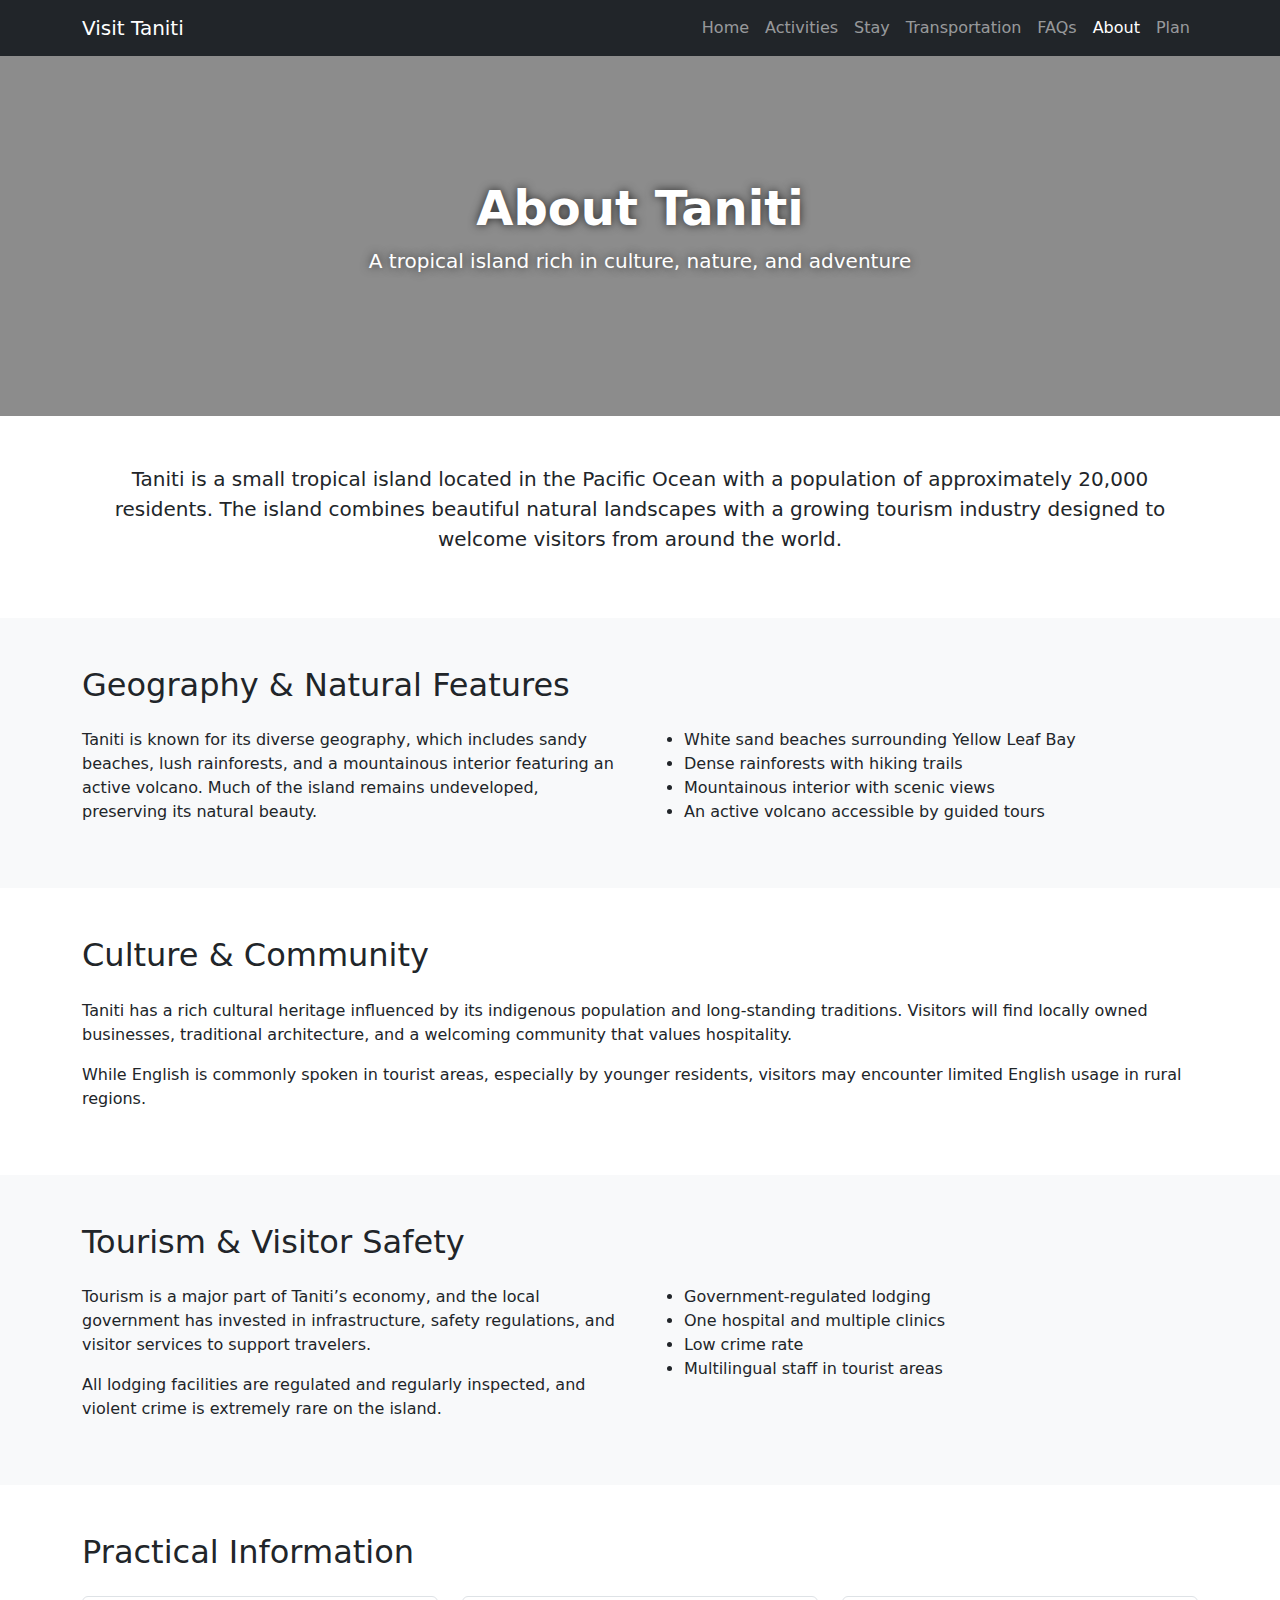
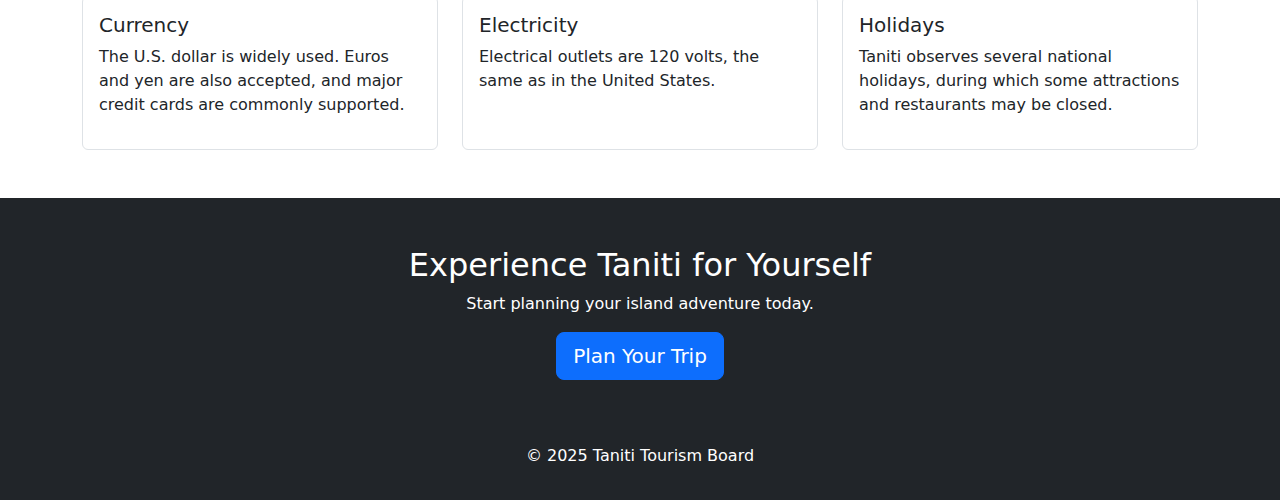
<file: about.html>
<!DOCTYPE html>
<html lang="en">
<head>
    <meta charset="UTF-8">
    <meta name="viewport" content="width=device-width, initial-scale=1.0">
    <title>Visit Taniti - About the Island</title>
    <link href="https://cdn.jsdelivr.net/npm/bootstrap@5.3.2/dist/css/bootstrap.min.css" rel="stylesheet">

    <style>
        .page-header {
            background: url("https://sahbakb.github.io/UX-Design/images/island.png") center/cover no-repeat;
            height: 40vh;
            display: flex;
            align-items: center;
            justify-content: center;
            color: white;
            text-shadow: 0px 0px 10px rgba(0,0,0,0.7);
            position: relative;
        }

        .page-header::before {
            content: "";
            position: absolute;
            inset: 0;
            background: rgba(0,0,0,0.45);
        }

        .page-header-content {
            position: relative;
            z-index: 1;
            text-align: center;
        }
    </style>
</head>
<body>

<!-- NAVBAR -->
<nav class="navbar navbar-expand-lg navbar-dark bg-dark sticky-top">
    <div class="container">
        <a class="navbar-brand" href="index.html">Visit Taniti</a>
        <button class="navbar-toggler" type="button" data-bs-toggle="collapse" data-bs-target="#navbarNav">
            <span class="navbar-toggler-icon"></span>
        </button>

        <div class="collapse navbar-collapse" id="navbarNav">
            <ul class="navbar-nav ms-auto">
                <li class="nav-item"><a class="nav-link" href="index.html">Home</a></li>
                <li class="nav-item"><a class="nav-link" href="activities.html">Activities</a></li>
                <li class="nav-item"><a class="nav-link" href="stay.html">Stay</a></li>
                <li class="nav-item"><a class="nav-link" href="transportation.html">Transportation</a></li>
                <li class="nav-item"><a class="nav-link" href="faq.html">FAQs</a></li>
                <li class="nav-item"><a class="nav-link active" href="#">About</a></li>
                <li class="nav-item"><a class="nav-link" href="plan.html">Plan</a></li>
            </ul>
        </div>
    </div>
</nav>

<!-- PAGE HEADER -->
<header class="page-header">
    <div class="page-header-content">
        <h1 class="display-5 fw-bold">About Taniti</h1>
        <p class="lead">A tropical island rich in culture, nature, and adventure</p>
    </div>
</header>

<!-- INTRO -->
<section class="py-5">
    <div class="container">
        <p class="lead text-center">
            Taniti is a small tropical island located in the Pacific Ocean with a population
            of approximately <strong>20,000 residents</strong>. The island combines beautiful
            natural landscapes with a growing tourism industry designed to welcome visitors
            from around the world.
        </p>
    </div>
</section>

<!-- GEOGRAPHY & NATURE -->
<section class="py-5 bg-light">
    <div class="container">
        <h2 class="mb-4">Geography & Natural Features</h2>
        <div class="row g-4">
            <div class="col-md-6">
                <p>
                    Taniti is known for its diverse geography, which includes sandy beaches,
                    lush rainforests, and a mountainous interior featuring an active volcano.
                    Much of the island remains undeveloped, preserving its natural beauty.
                </p>
            </div>
            <div class="col-md-6">
                <ul>
                    <li>White sand beaches surrounding Yellow Leaf Bay</li>
                    <li>Dense rainforests with hiking trails</li>
                    <li>Mountainous interior with scenic views</li>
                    <li>An active volcano accessible by guided tours</li>
                </ul>
            </div>
        </div>
    </div>
</section>

<!-- CULTURE & COMMUNITY -->
<section class="py-5">
    <div class="container">
        <h2 class="mb-4">Culture & Community</h2>
        <p>
            Taniti has a rich cultural heritage influenced by its indigenous population
            and long-standing traditions. Visitors will find locally owned businesses,
            traditional architecture, and a welcoming community that values hospitality.
        </p>
        <p>
            While English is commonly spoken in tourist areas, especially by younger
            residents, visitors may encounter limited English usage in rural regions.
        </p>
    </div>
</section>

<!-- TOURISM & SAFETY -->
<section class="py-5 bg-light">
    <div class="container">
        <h2 class="mb-4">Tourism & Visitor Safety</h2>
        <div class="row g-4">
            <div class="col-md-6">
                <p>
                    Tourism is a major part of Taniti’s economy, and the local government
                    has invested in infrastructure, safety regulations, and visitor services
                    to support travelers.
                </p>
                <p>
                    All lodging facilities are regulated and regularly inspected, and
                    violent crime is extremely rare on the island.
                </p>
            </div>
            <div class="col-md-6">
                <ul>
                    <li>Government-regulated lodging</li>
                    <li>One hospital and multiple clinics</li>
                    <li>Low crime rate</li>
                    <li>Multilingual staff in tourist areas</li>
                </ul>
            </div>
        </div>
    </div>
</section>

<!-- PRACTICAL INFO -->
<section class="py-5">
    <div class="container">
        <h2 class="mb-4">Practical Information</h2>
        <div class="row g-4">
            <div class="col-md-4">
                <div class="border rounded p-3 h-100">
                    <h5>Currency</h5>
                    <p>
                        The U.S. dollar is widely used. Euros and yen are also accepted,
                        and major credit cards are commonly supported.
                    </p>
                </div>
            </div>
            <div class="col-md-4">
                <div class="border rounded p-3 h-100">
                    <h5>Electricity</h5>
                    <p>
                        Electrical outlets are 120 volts, the same as in the United States.
                    </p>
                </div>
            </div>
            <div class="col-md-4">
                <div class="border rounded p-3 h-100">
                    <h5>Holidays</h5>
                    <p>
                        Taniti observes several national holidays, during which some
                        attractions and restaurants may be closed.
                    </p>
                </div>
            </div>
        </div>
    </div>
</section>

<!-- CTA -->
<section class="py-5 bg-dark text-white text-center">
    <div class="container">
        <h2>Experience Taniti for Yourself</h2>
        <p>Start planning your island adventure today.</p>
        <a href="#" class="btn btn-primary btn-lg">Plan Your Trip</a>
    </div>
</section>

<!-- FOOTER -->
<footer class="bg-dark text-white text-center py-3">
    <p>© 2025 Taniti Tourism Board</p>
</footer>

<script src="https://cdn.jsdelivr.net/npm/bootstrap@5.3.2/dist/js/bootstrap.bundle.min.js"></script>
</body>
</html>
</file>
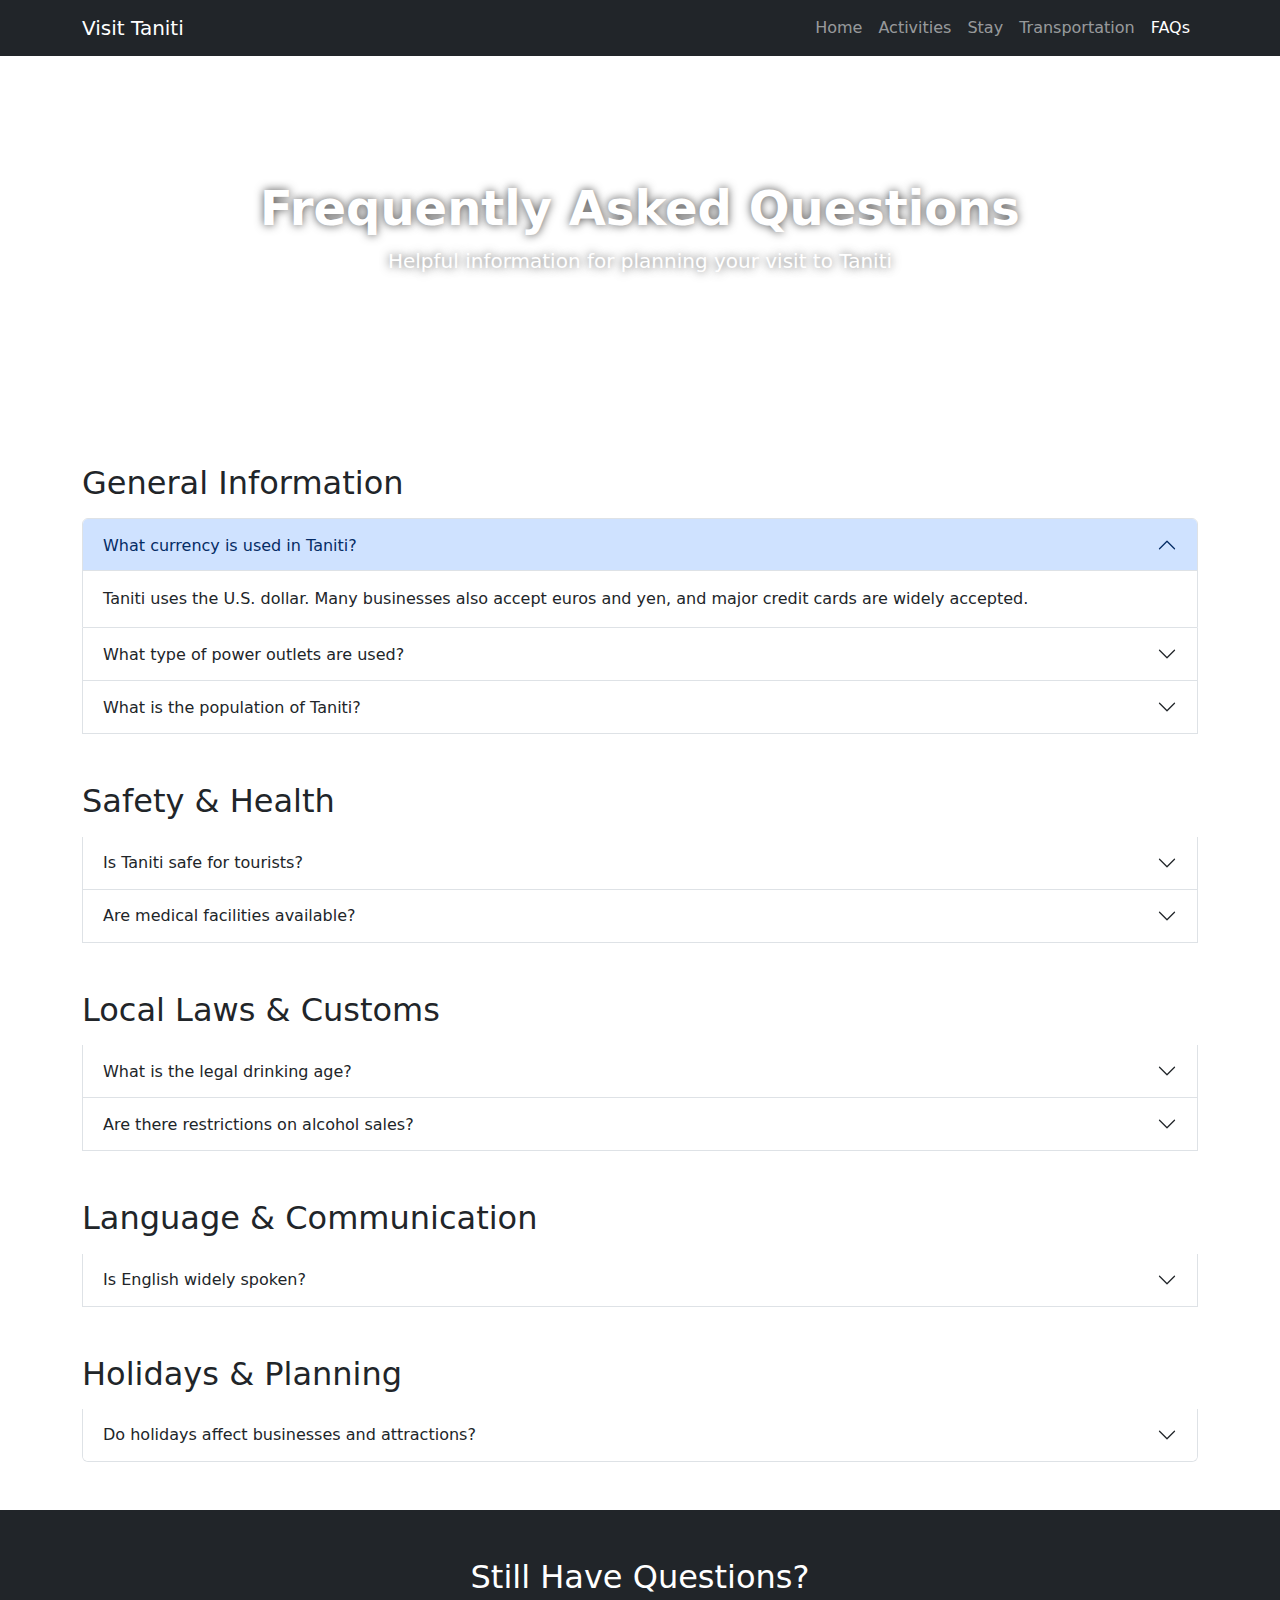
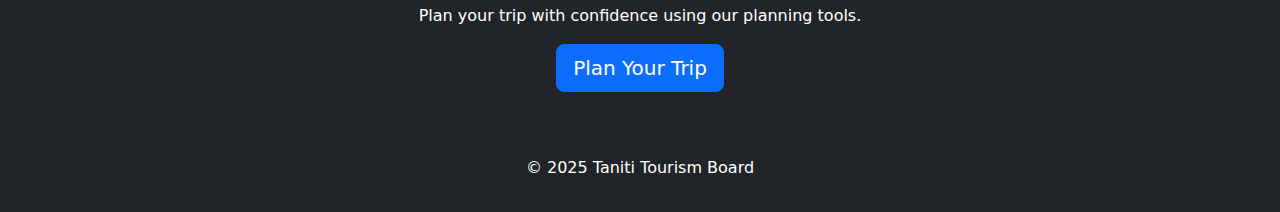
<file: faq.html>
<!DOCTYPE html>
<html lang="en">
<head>
    <meta charset="UTF-8">
    <meta name="viewport" content="width=device-width, initial-scale=1.0">
    <title>Visit Taniti - FAQs</title>
    <link href="https://cdn.jsdelivr.net/npm/bootstrap@5.3.2/dist/css/bootstrap.min.css" rel="stylesheet">

    <style>
        .page-header {
            background: url('https://sahbakb.github.io/UX-Design/images/Beach.png') center/cover no-repeat;
            height: 40vh;
            display: flex;
            align-items: center;
            justify-content: center;
            color: white;
            text-shadow: 0px 0px 10px rgba(0,0,0,0.7);
        }
    </style>
</head>
<body>

<!-- NAVBAR -->
<nav class="navbar navbar-expand-lg navbar-dark bg-dark sticky-top">
    <div class="container">
        <a class="navbar-brand" href="index.html">Visit Taniti</a>
        <button class="navbar-toggler" type="button" data-bs-toggle="collapse" data-bs-target="#navbarNav">
            <span class="navbar-toggler-icon"></span>
        </button>

        <div class="collapse navbar-collapse" id="navbarNav">
            <ul class="navbar-nav ms-auto">
                <li class="nav-item"><a class="nav-link" href="index.html">Home</a></li>
                <li class="nav-item"><a class="nav-link" href="activities.html">Activities</a></li>
                <li class="nav-item"><a class="nav-link" href="stay.html">Stay</a></li>
                <li class="nav-item"><a class="nav-link" href="transportation.html">Transportation</a></li>
                <li class="nav-item"><a class="nav-link active" href="faq.html">FAQs</a></li>
                
            </ul>
        </div>
    </div>
</nav>

<!-- PAGE HEADER -->
<header class="page-header text-center">
    <div>
        <h1 class="display-5 fw-bold">Frequently Asked Questions</h1>
        <p class="lead">Helpful information for planning your visit to Taniti</p>
    </div>
</header>

<!-- FAQ SECTION -->
<section class="py-5">
    <div class="container">
        <div class="accordion" id="faqAccordion">

            <!-- GENERAL -->
            <h2 class="mb-3">General Information</h2>

            <div class="accordion-item">
                <h2 class="accordion-header">
                    <button class="accordion-button" data-bs-toggle="collapse" data-bs-target="#faq1">
                        What currency is used in Taniti?
                    </button>
                </h2>
                <div id="faq1" class="accordion-collapse collapse show" data-bs-parent="#faqAccordion">
                    <div class="accordion-body">
                        Taniti uses the U.S. dollar. Many businesses also accept euros and yen,
                        and major credit cards are widely accepted.
                    </div>
                </div>
            </div>

            <div class="accordion-item">
                <h2 class="accordion-header">
                    <button class="accordion-button collapsed" data-bs-toggle="collapse" data-bs-target="#faq2">
                        What type of power outlets are used?
                    </button>
                </h2>
                <div id="faq2" class="accordion-collapse collapse" data-bs-parent="#faqAccordion">
                    <div class="accordion-body">
                        Power outlets are 120 volts, the same as in the United States.
                    </div>
                </div>
            </div>

            <div class="accordion-item">
    <h2 class="accordion-header">
        <button class="accordion-button collapsed" data-bs-toggle="collapse" data-bs-target="#faqPopulation">
            What is the population of Taniti?
        </button>
    </h2>
    <div id="faqPopulation" class="accordion-collapse collapse" data-bs-parent="#faqAccordion">
        <div class="accordion-body">
            Taniti has a population of approximately <strong>20,000 residents</strong>. 
            While the island is small, it offers a wide range of attractions and services
            designed to support both residents and tourists.
        </div>
    </div>
</div>

            <!-- SAFETY -->
            <h2 class="mt-5 mb-3">Safety & Health</h2>

            <div class="accordion-item">
                <h2 class="accordion-header">
                    <button class="accordion-button collapsed" data-bs-toggle="collapse" data-bs-target="#faq3">
                        Is Taniti safe for tourists?
                    </button>
                </h2>
                <div id="faq3" class="accordion-collapse collapse" data-bs-parent="#faqAccordion">
                    <div class="accordion-body">
                        Violent crime is very rare on Taniti. As tourism increases, there have been
                        reports of minor pickpocketing, so visitors should take normal precautions.
                    </div>
                </div>
            </div>

            <div class="accordion-item">
                <h2 class="accordion-header">
                    <button class="accordion-button collapsed" data-bs-toggle="collapse" data-bs-target="#faq4">
                        Are medical facilities available?
                    </button>
                </h2>
                <div id="faq4" class="accordion-collapse collapse" data-bs-parent="#faqAccordion">
                    <div class="accordion-body">
                        Taniti has one hospital and several clinics. The hospital employs many
                        multilingual staff members.
                    </div>
                </div>
            </div>

            <!-- ALCOHOL & LAWS -->
            <h2 class="mt-5 mb-3">Local Laws & Customs</h2>

            <div class="accordion-item">
                <h2 class="accordion-header">
                    <button class="accordion-button collapsed" data-bs-toggle="collapse" data-bs-target="#faq5">
                        What is the legal drinking age?
                    </button>
                </h2>
                <div id="faq5" class="accordion-collapse collapse" data-bs-parent="#faqAccordion">
                    <div class="accordion-body">
                        The legal drinking age on Taniti is 18, and enforcement is not strict.
                    </div>
                </div>
            </div>

            <div class="accordion-item">
                <h2 class="accordion-header">
                    <button class="accordion-button collapsed" data-bs-toggle="collapse" data-bs-target="#faq6">
                        Are there restrictions on alcohol sales?
                    </button>
                </h2>
                <div id="faq6" class="accordion-collapse collapse" data-bs-parent="#faqAccordion">
                    <div class="accordion-body">
                        Alcohol cannot be sold or served between midnight and 9:00 a.m.
                    </div>
                </div>
            </div>

            <!-- LANGUAGE -->
            <h2 class="mt-5 mb-3">Language & Communication</h2>

            <div class="accordion-item">
                <h2 class="accordion-header">
                    <button class="accordion-button collapsed" data-bs-toggle="collapse" data-bs-target="#faq7">
                        Is English widely spoken?
                    </button>
                </h2>
                <div id="faq7" class="accordion-collapse collapse" data-bs-parent="#faqAccordion">
                    <div class="accordion-body">
                        Many younger Tanitians speak fluent English. Very little English is spoken
                        in rural areas, especially among older residents.
                    </div>
                </div>
            </div>

            <!-- HOLIDAYS -->
            <h2 class="mt-5 mb-3">Holidays & Planning</h2>

            <div class="accordion-item">
                <h2 class="accordion-header">
                    <button class="accordion-button collapsed" data-bs-toggle="collapse" data-bs-target="#faq8">
                        Do holidays affect businesses and attractions?
                    </button>
                </h2>
                <div id="faq8" class="accordion-collapse collapse" data-bs-parent="#faqAccordion">
                    <div class="accordion-body">
                        Taniti observes many national holidays. Some restaurants and attractions
                        may be closed, so visitors should plan accordingly.
                    </div>
                </div>
            </div>

        </div>
    </div>
</section>

<!-- CTA -->
<section class="py-5 bg-dark text-white text-center">
    <div class="container">
        <h2>Still Have Questions?</h2>
        <p>Plan your trip with confidence using our planning tools.</p>
        <a href="plan.html" class="btn btn-primary btn-lg">Plan Your Trip</a>
    </div>
</section>

<!-- FOOTER -->
<footer class="bg-dark text-white text-center py-3">
    <p>© 2025 Taniti Tourism Board</p>
</footer>

<script src="https://cdn.jsdelivr.net/npm/bootstrap@5.3.2/dist/js/bootstrap.bundle.min.js"></script>
</body>
</html>
</file>
